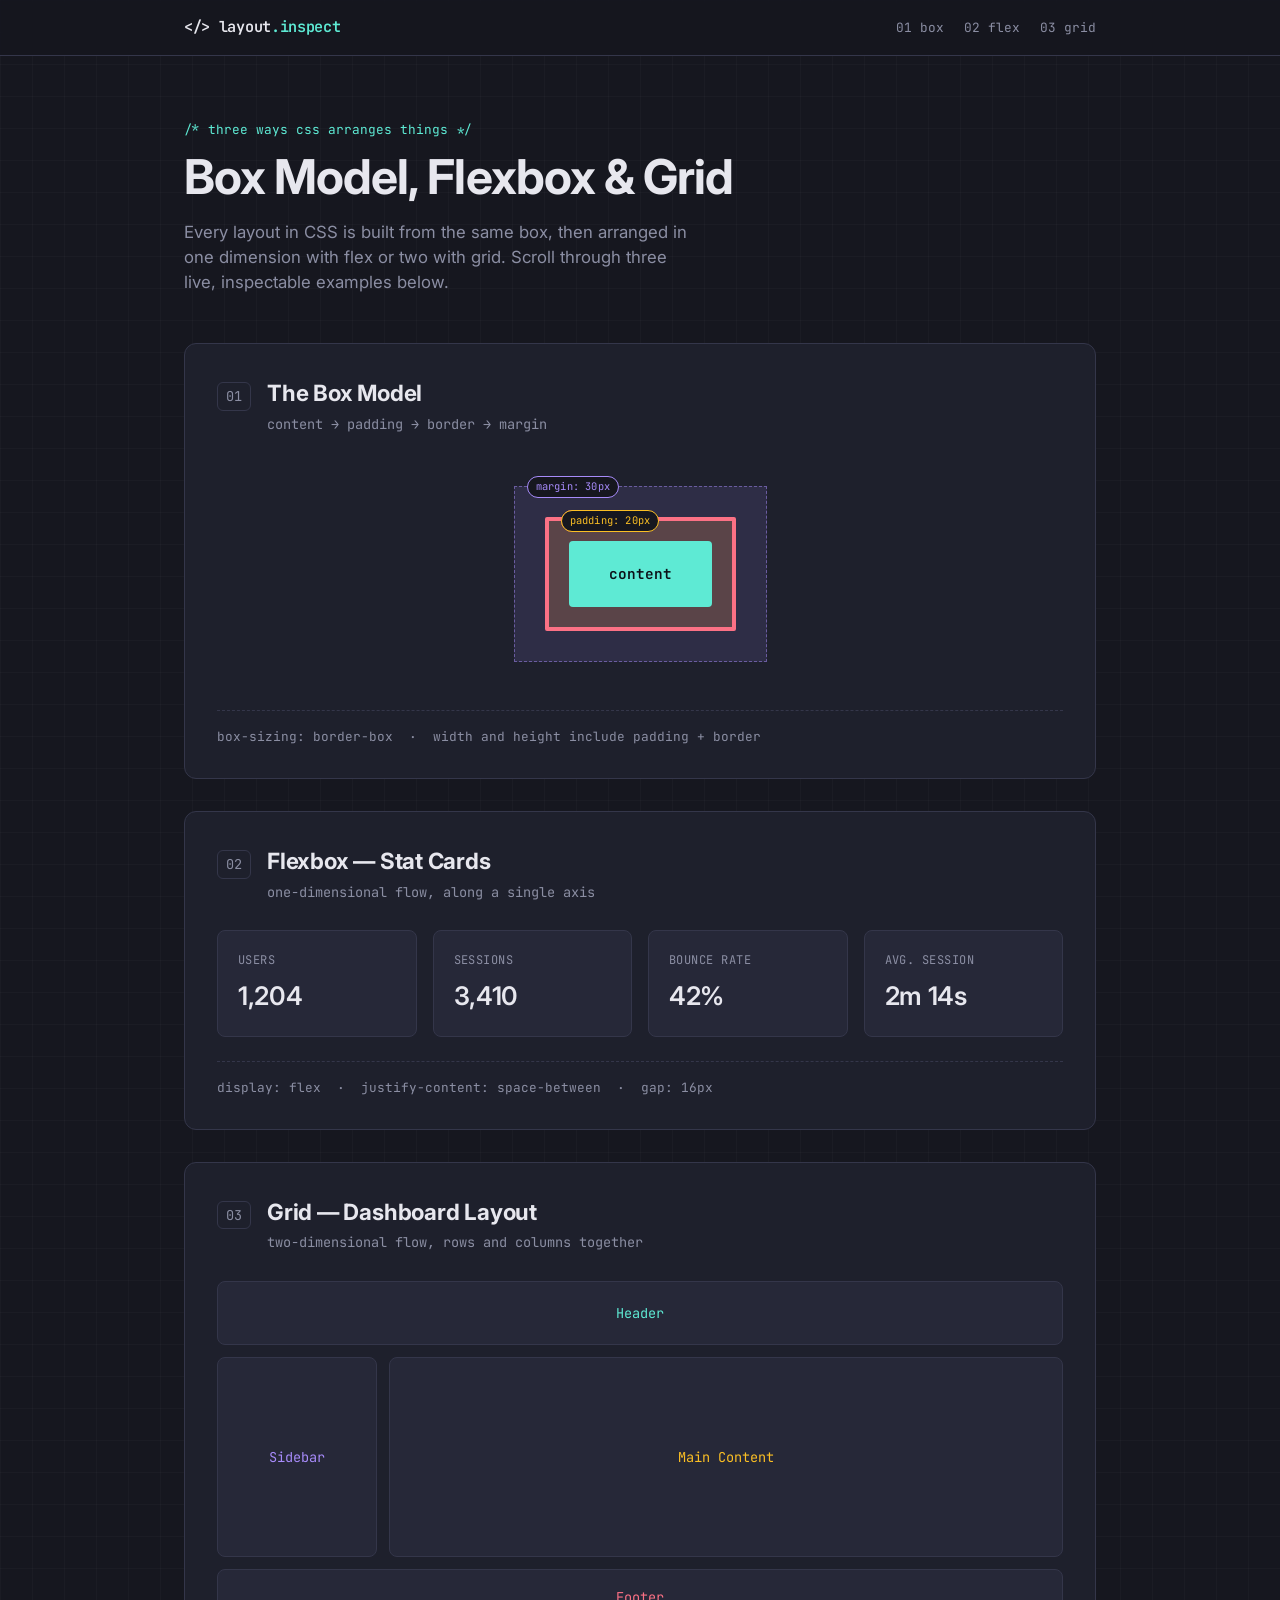
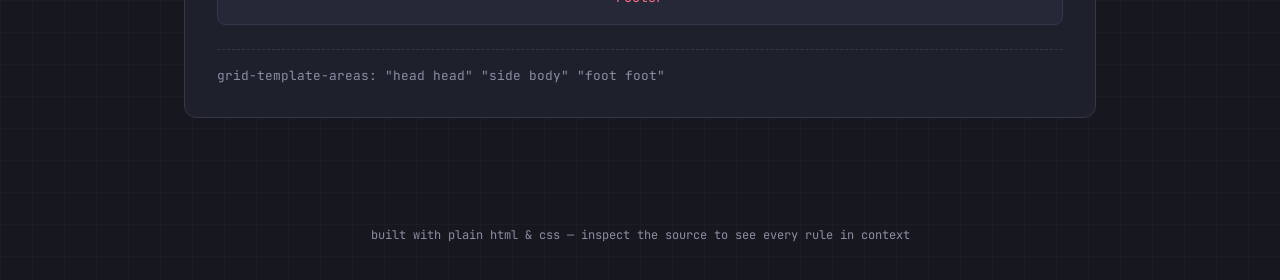
<file: boxmodel_flex_grid/index.html>
<!DOCTYPE html>
<html lang="en">
<head>
<meta charset="UTF-8">
<meta name="viewport" content="width=device-width, initial-scale=1.0">
<title>Box Model, Flexbox &amp; Grid — CSS Layout Inspector</title>
<link rel="preconnect" href="https://fonts.googleapis.com">
<link href="https://fonts.googleapis.com/css2?family=JetBrains+Mono:wght@400;500;600;700&family=Inter:wght@400;500;600;700&display=swap" rel="stylesheet">
<link rel="stylesheet" href="style.css">
</head>
<body>

  <header class="topbar">
    <div class="topbar-inner">
      <span class="logo">&lt;/&gt; layout<span class="logo-accent">.inspect</span></span>
      <nav class="crumbs" aria-label="Section navigation">
        <a href="#box-demo">01 box</a>
        <a href="#flex-demo">02 flex</a>
        <a href="#grid-demo">03 grid</a>
      </nav>
    </div>
  </header>

  <main class="page">

    <section class="intro">
      <p class="eyebrow">/* three ways css arranges things */</p>
      <h1>Box Model, Flexbox &amp; Grid</h1>
      <p class="intro-copy">Every layout in CSS is built from the same box, then arranged in one dimension with flex or two with grid. Scroll through three live, inspectable examples below.</p>
    </section>

    <section class="demo box-demo" id="box-demo">
      <div class="demo-head">
        <span class="demo-index">01</span>
        <div>
          <h2>The Box Model</h2>
          <p class="demo-sub">content → padding → border → margin</p>
        </div>
      </div>

      <div class="box-stage">
        <div class="box-margin">
          <span class="ring-tag ring-margin">margin: 30px</span>
          <div class="box-border">
            <span class="ring-tag ring-border">border: 4px</span>
            <div class="box-padding">
              <span class="ring-tag ring-padding">padding: 20px</span>
              <div class="box-content">content</div>
            </div>
          </div>
        </div>
      </div>

      <p class="label">box-sizing: border-box &nbsp;·&nbsp; width and height include padding + border</p>
    </section>

    <section class="demo flex-demo" id="flex-demo">
      <div class="demo-head">
        <span class="demo-index">02</span>
        <div>
          <h2>Flexbox — Stat Cards</h2>
          <p class="demo-sub">one-dimensional flow, along a single axis</p>
        </div>
      </div>

      <ul class="flex-row">
        <li class="card">
          <span class="card-label">Users</span>
          <strong class="card-value">1,204</strong>
        </li>
        <li class="card">
          <span class="card-label">Sessions</span>
          <strong class="card-value">3,410</strong>
        </li>
        <li class="card">
          <span class="card-label">Bounce Rate</span>
          <strong class="card-value">42%</strong>
        </li>
        <li class="card">
          <span class="card-label">Avg. Session</span>
          <strong class="card-value">2m 14s</strong>
        </li>
      </ul>

      <p class="label">display: flex &nbsp;·&nbsp; justify-content: space-between &nbsp;·&nbsp; gap: 16px</p>
    </section>

    <section class="demo grid-demo" id="grid-demo">
      <div class="demo-head">
        <span class="demo-index">03</span>
        <div>
          <h2>Grid — Dashboard Layout</h2>
          <p class="demo-sub">two-dimensional flow, rows and columns together</p>
        </div>
      </div>

      <div class="grid-wrap">
        <header class="g-item head">Header</header>
        <aside class="g-item side">Sidebar</aside>
        <article class="g-item body">Main Content</article>
        <footer class="g-item foot">Footer</footer>
      </div>

      <p class="label">grid-template-areas: "head head" "side body" "foot foot"</p>
    </section>

  </main>

  <footer class="page-footer">
    <p>built with plain html &amp; css — inspect the source to see every rule in context</p>
  </footer>

</body>
</html>
</file>
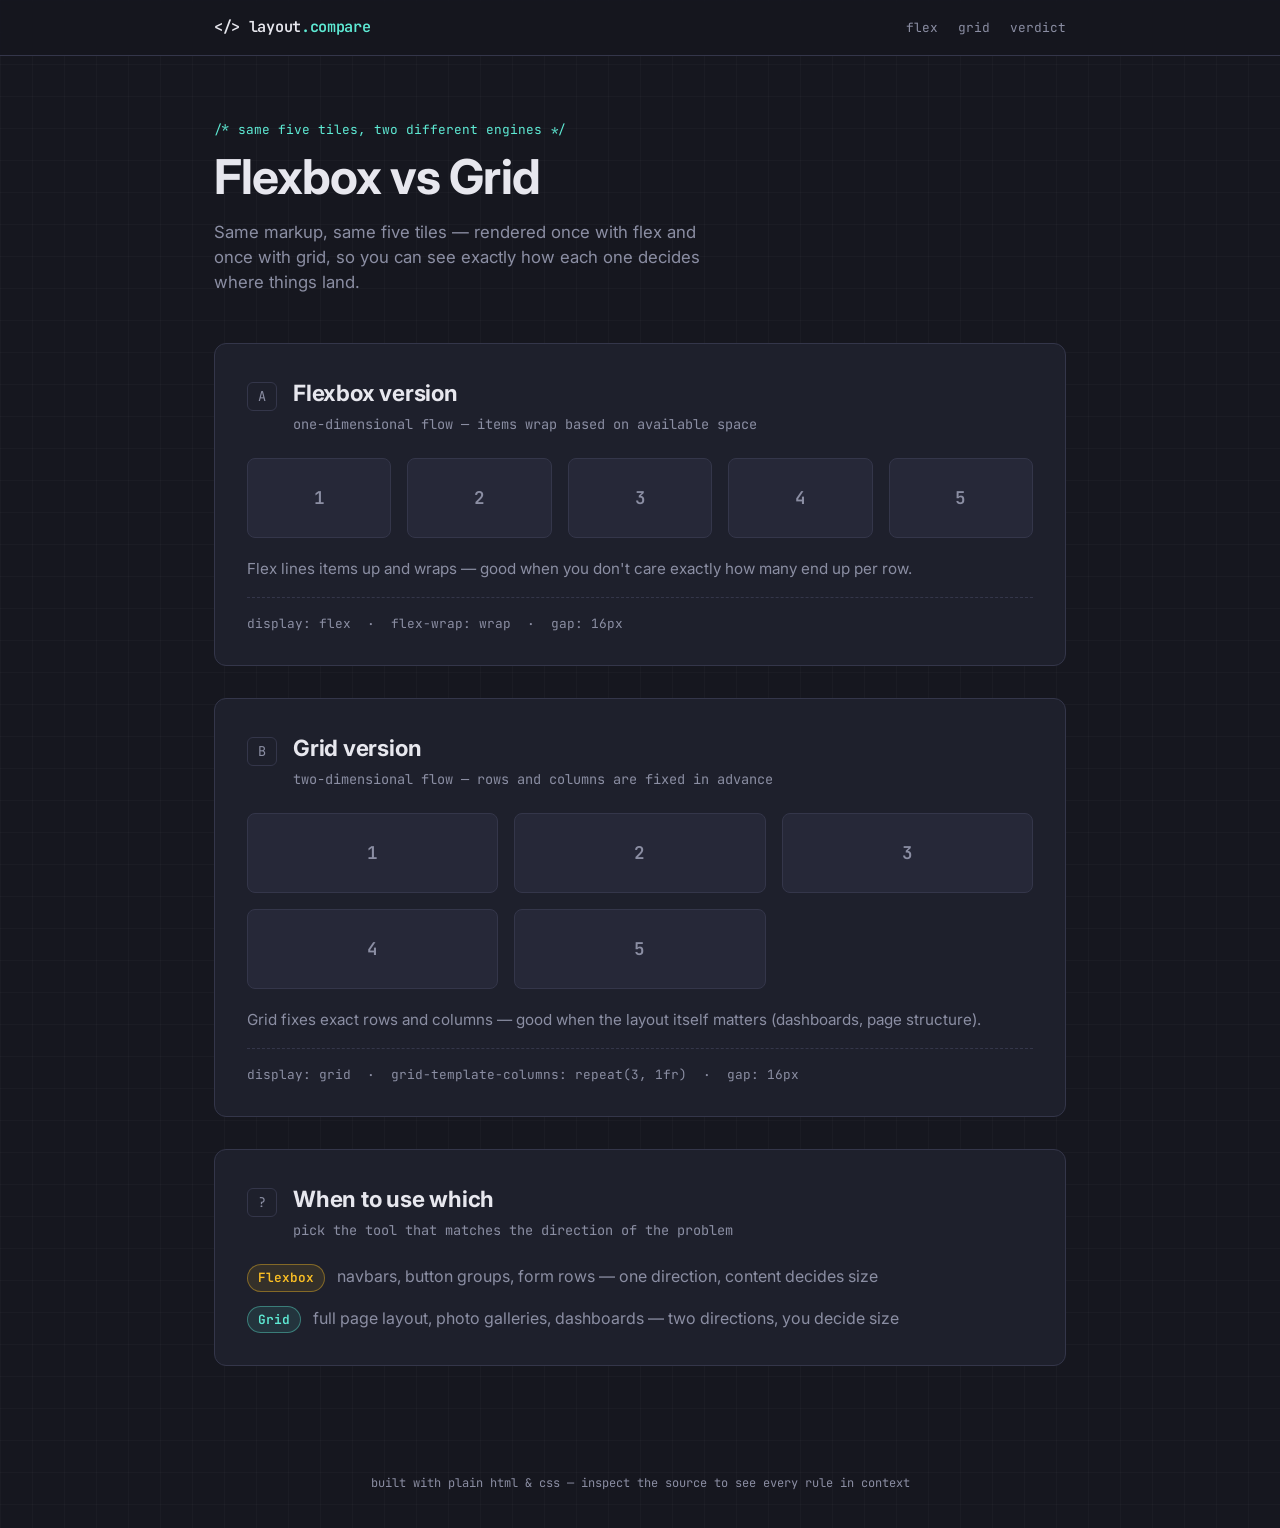
<file: flex_vs_grid/index.html>
<!DOCTYPE html>
<html lang="en">
<head>
<meta charset="UTF-8">
<meta name="viewport" content="width=device-width, initial-scale=1.0">
<title>Flexbox vs Grid — Same Content, Two Layouts</title>
<link rel="preconnect" href="https://fonts.googleapis.com">
<link href="https://fonts.googleapis.com/css2?family=JetBrains+Mono:wght@400;500;600;700&family=Inter:wght@400;500;600;700&display=swap" rel="stylesheet">
<link rel="stylesheet" href="style.css">
</head>
<body>

  <header class="topbar">
    <div class="topbar-inner">
      <span class="logo">&lt;/&gt; layout<span class="logo-accent">.compare</span></span>
      <nav class="crumbs" aria-label="Section navigation">
        <a href="#flex-section">flex</a>
        <a href="#grid-section">grid</a>
        <a href="#verdict">verdict</a>
      </nav>
    </div>
  </header>

  <main class="page">

    <section class="intro">
      <p class="eyebrow">/* same five tiles, two different engines */</p>
      <h1>Flexbox vs Grid</h1>
      <p class="intro-copy">Same markup, same five tiles — rendered once with flex and once with grid, so you can see exactly how each one decides where things land.</p>
    </section>

    <section class="demo" id="flex-section">
      <div class="demo-head">
        <span class="demo-index">A</span>
        <div>
          <h2>Flexbox version</h2>
          <p class="demo-sub">one-dimensional flow — items wrap based on available space</p>
        </div>
      </div>

      <ul class="flex-gallery">
        <li class="tile">1</li>
        <li class="tile">2</li>
        <li class="tile">3</li>
        <li class="tile">4</li>
        <li class="tile">5</li>
      </ul>

      <p class="note">Flex lines items up and wraps — good when you don't care exactly how many end up per row.</p>
      <p class="label">display: flex &nbsp;·&nbsp; flex-wrap: wrap &nbsp;·&nbsp; gap: 16px</p>
    </section>

    <section class="demo" id="grid-section">
      <div class="demo-head">
        <span class="demo-index">B</span>
        <div>
          <h2>Grid version</h2>
          <p class="demo-sub">two-dimensional flow — rows and columns are fixed in advance</p>
        </div>
      </div>

      <ul class="grid-gallery">
        <li class="tile">1</li>
        <li class="tile">2</li>
        <li class="tile">3</li>
        <li class="tile">4</li>
        <li class="tile">5</li>
      </ul>

      <p class="note">Grid fixes exact rows and columns — good when the layout itself matters (dashboards, page structure).</p>
      <p class="label">display: grid &nbsp;·&nbsp; grid-template-columns: repeat(3, 1fr) &nbsp;·&nbsp; gap: 16px</p>
    </section>

    <section class="demo verdict" id="verdict">
      <div class="demo-head">
        <span class="demo-index">?</span>
        <div>
          <h2>When to use which</h2>
          <p class="demo-sub">pick the tool that matches the direction of the problem</p>
        </div>
      </div>

      <ul class="verdict-list">
        <li>
          <strong class="tag tag-flex">Flexbox</strong>
          <span>navbars, button groups, form rows — one direction, content decides size</span>
        </li>
        <li>
          <strong class="tag tag-grid">Grid</strong>
          <span>full page layout, photo galleries, dashboards — two directions, you decide size</span>
        </li>
      </ul>
    </section>

  </main>

  <footer class="page-footer">
    <p>built with plain html &amp; css — inspect the source to see every rule in context</p>
  </footer>

</body>
</html>
</file>
<file: boxmodel_flex_grid/style.css>
/* ===================================================
   tokens
=================================================== */
:root {
  --bg: #16171f;
  --surface: #1e202c;
  --surface-raised: #262838;
  --line: #34364a;
  --text: #e7e7ee;
  --text-muted: #8b8ea3;
  --accent: #5eead4;      /* teal — structure / content */
  --accent-amber: #fbbf24; /* padding */
  --accent-rose: #fb7185;  /* border */
  --accent-violet: #a78bfa; /* margin */

  --mono: 'JetBrains Mono', 'SFMono-Regular', Consolas, monospace;
  --sans: 'Inter', -apple-system, BlinkMacSystemFont, sans-serif;
}

* { box-sizing: border-box; }

html { scroll-behavior: smooth; }

body {
  margin: 0;
  background: var(--bg);
  background-image:
    linear-gradient(rgba(255,255,255,0.025) 1px, transparent 1px),
    linear-gradient(90deg, rgba(255,255,255,0.025) 1px, transparent 1px);
  background-size: 32px 32px;
  color: var(--text);
  font-family: var(--sans);
  line-height: 1.5;
  -webkit-font-smoothing: antialiased;
}

a { color: inherit; }

/* ===================================================
   topbar
=================================================== */
.topbar {
  position: sticky;
  top: 0;
  z-index: 10;
  background: rgba(22, 23, 31, 0.85);
  backdrop-filter: blur(8px);
  border-bottom: 1px solid var(--line);
}

.topbar-inner {
  max-width: 960px;
  margin: 0 auto;
  padding: 16px 24px;
  display: flex;
  align-items: center;
  justify-content: space-between;
}

.logo {
  font-family: var(--mono);
  font-weight: 600;
  font-size: 0.95rem;
  letter-spacing: -0.02em;
}

.logo-accent { color: var(--accent); }

.crumbs {
  display: flex;
  gap: 20px;
  font-family: var(--mono);
  font-size: 0.8rem;
}

.crumbs a {
  text-decoration: none;
  color: var(--text-muted);
  transition: color 0.15s ease;
}

.crumbs a:hover,
.crumbs a:focus-visible { color: var(--accent); }

/* ===================================================
   page / intro
=================================================== */
.page {
  max-width: 960px;
  margin: 0 auto;
  padding: 0 24px 40px;
}

.intro {
  padding: 64px 0 48px;
}

.eyebrow {
  font-family: var(--mono);
  font-size: 0.8rem;
  color: var(--accent);
  margin: 0 0 12px;
}

.intro h1 {
  font-size: clamp(2rem, 5vw, 3rem);
  line-height: 1.1;
  letter-spacing: -0.02em;
  margin: 0 0 16px;
}

.intro-copy {
  max-width: 46ch;
  color: var(--text-muted);
  font-size: 1.05rem;
  margin: 0;
}

/* ===================================================
   shared demo shell
=================================================== */
.demo {
  scroll-margin-top: 88px;
  background: var(--surface);
  border: 1px solid var(--line);
  border-radius: 12px;
  padding: 32px;
  margin-bottom: 32px;
}

.demo-head {
  display: flex;
  align-items: baseline;
  gap: 16px;
  margin-bottom: 28px;
}

.demo-index {
  font-family: var(--mono);
  font-size: 0.85rem;
  color: var(--text-muted);
  border: 1px solid var(--line);
  border-radius: 6px;
  padding: 3px 8px;
}

.demo-head h2 {
  margin: 0 0 4px;
  font-size: 1.4rem;
  letter-spacing: -0.01em;
}

.demo-sub {
  margin: 0;
  color: var(--text-muted);
  font-family: var(--mono);
  font-size: 0.85rem;
}

.label {
  font-family: var(--mono);
  font-size: 0.8rem;
  color: var(--text-muted);
  margin: 24px 0 0;
  padding-top: 16px;
  border-top: 1px dashed var(--line);
}

/* ===================================================
   1. box model — nested rings show each layer
=================================================== */
.box-stage {
  display: flex;
  justify-content: center;
  padding: 24px 0;
}

.box-margin,
.box-border,
.box-padding {
  position: relative;
  display: flex;
  align-items: center;
  justify-content: center;
}

.box-margin {
  background: rgba(167, 139, 250, 0.12);
  border: 1px dashed rgba(167, 139, 250, 0.5);
  padding: 30px;
}

.box-border {
  background: rgba(251, 113, 133, 0.1);
  border: 4px solid var(--accent-rose);
  border-radius: 2px;
}

.box-padding {
  background: rgba(251, 191, 36, 0.12);
  padding: 20px;
}

.box-content {
  background: var(--accent);
  color: #0b1017;
  font-family: var(--mono);
  font-weight: 600;
  font-size: 0.9rem;
  padding: 22px 40px;
  border-radius: 4px;
}

.ring-tag {
  position: absolute;
  top: -11px;
  left: 12px;
  font-family: var(--mono);
  font-size: 0.65rem;
  letter-spacing: 0.02em;
  padding: 2px 8px;
  border-radius: 100px;
  background: var(--bg);
  border: 1px solid currentColor;
  white-space: nowrap;
}

.ring-margin { color: var(--accent-violet); }
.ring-border { color: var(--accent-rose); }
.ring-padding { color: var(--accent-amber); }

/* ===================================================
   2. flexbox — stat cards
=================================================== */
.flex-row {
  display: flex;
  flex-wrap: wrap;
  gap: 16px;
  list-style: none;
  margin: 0;
  padding: 0;
}

.card {
  flex: 1 1 180px;
  background: var(--surface-raised);
  border: 1px solid var(--line);
  border-radius: 8px;
  padding: 20px;
  display: flex;
  flex-direction: column;
  gap: 8px;
  transition: border-color 0.15s ease, transform 0.15s ease;
}

.card:hover {
  border-color: var(--accent);
  transform: translateY(-2px);
}

.card-label {
  font-family: var(--mono);
  font-size: 0.75rem;
  color: var(--text-muted);
  text-transform: uppercase;
  letter-spacing: 0.04em;
}

.card-value {
  font-size: 1.6rem;
  font-weight: 600;
  letter-spacing: -0.01em;
}

/* ===================================================
   3. grid — dashboard layout
=================================================== */
.grid-wrap {
  display: grid;
  grid-template-columns: 160px 1fr;
  grid-template-rows: 64px 200px 56px;
  grid-template-areas:
    "head head"
    "side body"
    "foot foot";
  gap: 12px;
}

.g-item {
  display: flex;
  align-items: center;
  justify-content: center;
  font-family: var(--mono);
  font-size: 0.85rem;
  color: var(--text-muted);
  background: var(--surface-raised);
  border: 1px solid var(--line);
  border-radius: 8px;
  margin: 0;
}

.head { grid-area: head; color: var(--accent); }
.side { grid-area: side; color: var(--accent-violet); }
.body { grid-area: body; color: var(--accent-amber); }
.foot { grid-area: foot; color: var(--accent-rose); }

/* ===================================================
   footer
=================================================== */
.page-footer {
  max-width: 960px;
  margin: 0 auto;
  padding: 24px;
  text-align: center;
}

.page-footer p {
  font-family: var(--mono);
  font-size: 0.75rem;
  color: var(--text-muted);
}

/* ===================================================
   responsive
=================================================== */
@media (max-width: 640px) {
  .demo { padding: 24px 20px; }
  .grid-wrap {
    grid-template-columns: 1fr;
    grid-template-rows: 56px 100px 200px 56px;
    grid-template-areas:
      "head"
      "side"
      "body"
      "foot";
  }
  .crumbs { display: none; }
}

/* ===================================================
   accessibility
=================================================== */
:focus-visible {
  outline: 2px solid var(--accent);
  outline-offset: 2px;
}

@media (prefers-reduced-motion: reduce) {
  html { scroll-behavior: auto; }
  .card { transition: none; }
}
</file>
<file: flex_vs_grid/style.css>
/* ===================================================
   tokens
=================================================== */
:root {
  --bg: #16171f;
  --surface: #1e202c;
  --surface-raised: #262838;
  --line: #34364a;
  --text: #e7e7ee;
  --text-muted: #8b8ea3;
  --accent: #5eead4;       /* teal — grid */
  --accent-amber: #fbbf24; /* flex */
  --accent-rose: #fb7185;

  --mono: 'JetBrains Mono', 'SFMono-Regular', Consolas, monospace;
  --sans: 'Inter', -apple-system, BlinkMacSystemFont, sans-serif;
}

* { box-sizing: border-box; }

html { scroll-behavior: smooth; }

body {
  margin: 0;
  background: var(--bg);
  background-image:
    linear-gradient(rgba(255,255,255,0.025) 1px, transparent 1px),
    linear-gradient(90deg, rgba(255,255,255,0.025) 1px, transparent 1px);
  background-size: 32px 32px;
  color: var(--text);
  font-family: var(--sans);
  line-height: 1.5;
  -webkit-font-smoothing: antialiased;
}

a { color: inherit; }

/* ===================================================
   topbar
=================================================== */
.topbar {
  position: sticky;
  top: 0;
  z-index: 10;
  background: rgba(22, 23, 31, 0.85);
  backdrop-filter: blur(8px);
  border-bottom: 1px solid var(--line);
}

.topbar-inner {
  max-width: 900px;
  margin: 0 auto;
  padding: 16px 24px;
  display: flex;
  align-items: center;
  justify-content: space-between;
}

.logo {
  font-family: var(--mono);
  font-weight: 600;
  font-size: 0.95rem;
  letter-spacing: -0.02em;
}

.logo-accent { color: var(--accent); }

.crumbs {
  display: flex;
  gap: 20px;
  font-family: var(--mono);
  font-size: 0.8rem;
}

.crumbs a {
  text-decoration: none;
  color: var(--text-muted);
  transition: color 0.15s ease;
}

.crumbs a:hover,
.crumbs a:focus-visible { color: var(--accent); }

/* ===================================================
   page / intro
=================================================== */
.page {
  max-width: 900px;
  margin: 0 auto;
  padding: 0 24px 40px;
}

.intro {
  padding: 64px 0 48px;
}

.eyebrow {
  font-family: var(--mono);
  font-size: 0.8rem;
  color: var(--accent);
  margin: 0 0 12px;
}

.intro h1 {
  font-size: clamp(2rem, 5vw, 3rem);
  line-height: 1.1;
  letter-spacing: -0.02em;
  margin: 0 0 16px;
}

.intro-copy {
  max-width: 46ch;
  color: var(--text-muted);
  font-size: 1.05rem;
  margin: 0;
}

/* ===================================================
   shared demo shell
=================================================== */
.demo {
  scroll-margin-top: 88px;
  background: var(--surface);
  border: 1px solid var(--line);
  border-radius: 12px;
  padding: 32px;
  margin-bottom: 32px;
}

.demo-head {
  display: flex;
  align-items: baseline;
  gap: 16px;
  margin-bottom: 24px;
}

.demo-index {
  font-family: var(--mono);
  font-size: 0.85rem;
  color: var(--text-muted);
  border: 1px solid var(--line);
  border-radius: 6px;
  padding: 3px 10px;
}

.demo-head h2 {
  margin: 0 0 4px;
  font-size: 1.4rem;
  letter-spacing: -0.01em;
}

.demo-sub {
  margin: 0;
  color: var(--text-muted);
  font-family: var(--mono);
  font-size: 0.85rem;
}

.note {
  color: var(--text-muted);
  font-size: 0.95rem;
  margin: 20px 0 0;
}

.label {
  font-family: var(--mono);
  font-size: 0.8rem;
  color: var(--text-muted);
  margin: 16px 0 0;
  padding-top: 16px;
  border-top: 1px dashed var(--line);
}

/* ===================================================
   shared tile styling
=================================================== */
.tile {
  display: flex;
  align-items: center;
  justify-content: center;
  height: 80px;
  background: var(--surface-raised);
  border: 1px solid var(--line);
  border-radius: 8px;
  font-family: var(--mono);
  font-weight: 600;
  font-size: 1.1rem;
  color: var(--text-muted);
  list-style: none;
  transition: border-color 0.15s ease, color 0.15s ease, transform 0.15s ease;
}

.tile:hover {
  transform: translateY(-2px);
}

/* ===================================================
   A. flexbox gallery
=================================================== */
.flex-gallery {
  display: flex;
  flex-wrap: wrap;
  gap: 16px;
  margin: 0;
  padding: 0;
}

.flex-gallery .tile {
  flex: 1 1 120px;
}

.flex-gallery .tile:hover {
  border-color: var(--accent-amber);
  color: var(--accent-amber);
}

/* ===================================================
   B. grid gallery
=================================================== */
.grid-gallery {
  display: grid;
  grid-template-columns: repeat(3, 1fr);
  gap: 16px;
  margin: 0;
  padding: 0;
}

.grid-gallery .tile:hover {
  border-color: var(--accent);
  color: var(--accent);
}

/* ===================================================
   verdict
=================================================== */
.verdict-list {
  list-style: none;
  margin: 0;
  padding: 0;
  display: flex;
  flex-direction: column;
  gap: 14px;
}

.verdict-list li {
  display: flex;
  align-items: baseline;
  gap: 12px;
  flex-wrap: wrap;
}

.verdict-list span {
  color: var(--text-muted);
}

.tag {
  font-family: var(--mono);
  font-size: 0.8rem;
  font-weight: 600;
  padding: 3px 10px;
  border-radius: 100px;
  white-space: nowrap;
}

.tag-flex {
  color: var(--accent-amber);
  border: 1px solid rgba(251, 191, 36, 0.4);
  background: rgba(251, 191, 36, 0.1);
}

.tag-grid {
  color: var(--accent);
  border: 1px solid rgba(94, 234, 212, 0.4);
  background: rgba(94, 234, 212, 0.1);
}

/* ===================================================
   footer
=================================================== */
.page-footer {
  max-width: 900px;
  margin: 0 auto;
  padding: 24px;
  text-align: center;
}

.page-footer p {
  font-family: var(--mono);
  font-size: 0.75rem;
  color: var(--text-muted);
}

/* ===================================================
   responsive
=================================================== */
@media (max-width: 640px) {
  .demo { padding: 24px 20px; }
  .grid-gallery { grid-template-columns: repeat(2, 1fr); }
  .crumbs { display: none; }
}

/* ===================================================
   accessibility
=================================================== */
:focus-visible {
  outline: 2px solid var(--accent);
  outline-offset: 2px;
}

@media (prefers-reduced-motion: reduce) {
  html { scroll-behavior: auto; }
  .tile { transition: none; }
}
</file>
